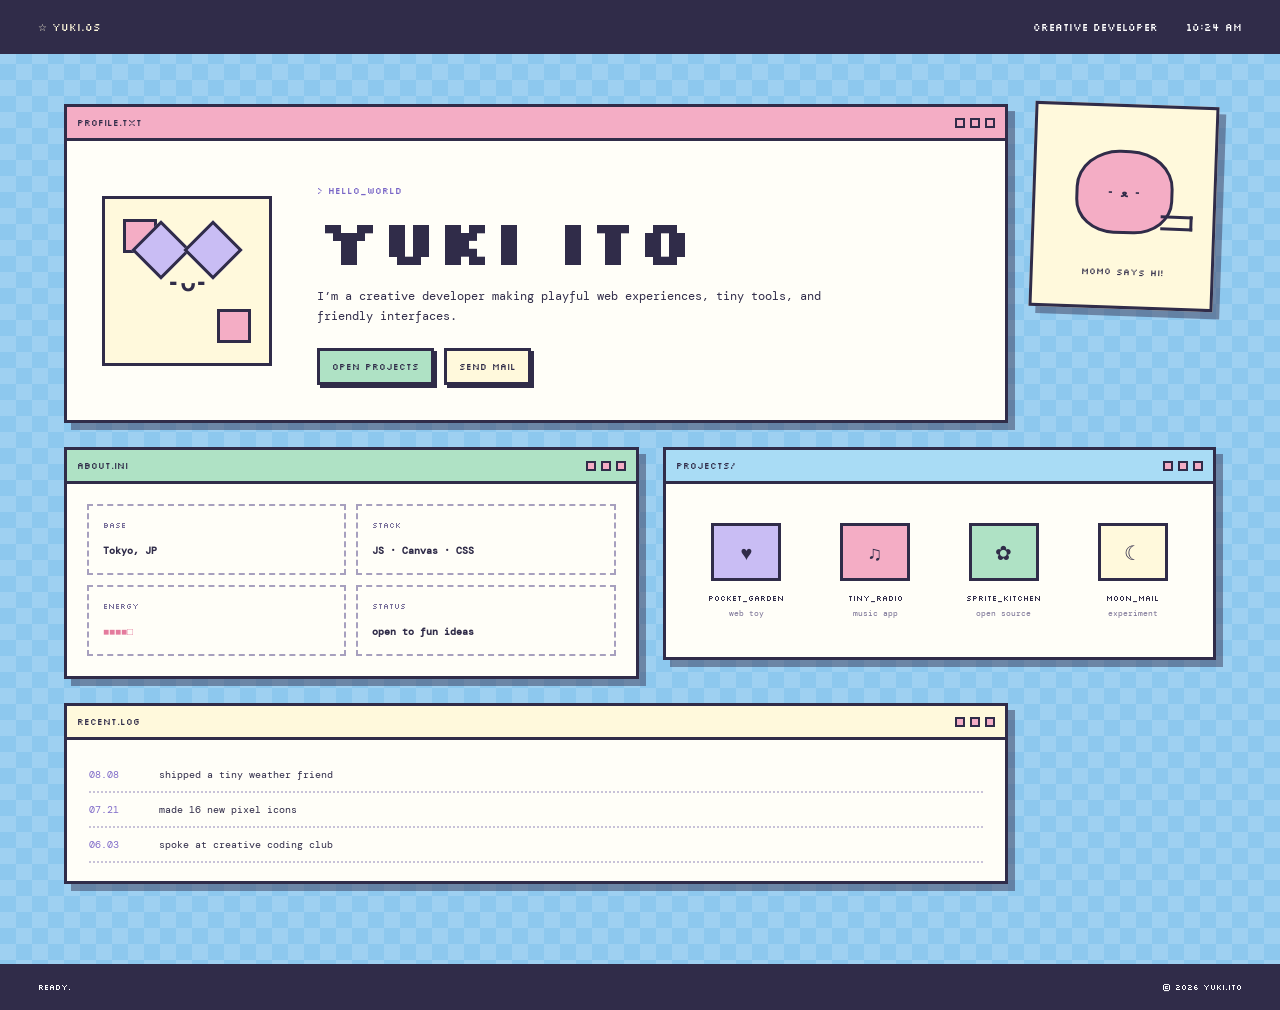
<file: index.html>
<!doctype html><html lang="en"><head><meta charset="utf-8"><meta name="viewport" content="width=device-width,initial-scale=1"><meta name="description" content="Pixel Pals cute developer homepage template."><title>Yuki Ito — Creative Developer</title><link rel="stylesheet" href="style.css"></head><body>
<header class="desktop-bar"><a href="#top">☆ YUKI.OS</a><div class="status"><span>creative developer</span><time>10:24 AM</time></div></header>
<main id="top" class="desktop">
  <section class="window profile-window"><header><span>profile.txt</span><div><i></i><i></i><i></i></div></header><div class="window-body"><div class="avatar"><span class="face">•ᴗ•</span><b class="ear e1"></b><b class="ear e2"></b></div><div><p class="prompt">&gt; hello_world</p><h1>Yuki Ito</h1><p>I’m a creative developer making playful web experiences, tiny tools, and friendly interfaces.</p><div class="buttons"><a href="#projects">open projects</a><a href="mailto:yuki@example.dev">send mail</a></div></div></div></section>
  <section class="window info-window"><header><span>about.ini</span><div><i></i><i></i><i></i></div></header><div class="info-grid"><div><span>BASE</span><b>Tokyo, JP</b></div><div><span>STACK</span><b>JS · Canvas · CSS</b></div><div><span>ENERGY</span><b class="meter">■■■■□</b></div><div><span>STATUS</span><b>open to fun ideas</b></div></div></section>
  <aside class="pet-card"><div class="pet"><span class="pet-face">• ﻌ •</span><i class="tail"></i></div><p>momo says hi!</p></aside>
  <section class="window projects-window" id="projects"><header><span>projects/</span><div><i></i><i></i><i></i></div></header><div class="file-grid"><a href="details.html#pocket-garden"><span class="folder">♥</span><b>pocket_garden</b><small>web toy</small></a><a href="details.html#tiny-radio"><span class="folder">♫</span><b>tiny_radio</b><small>music app</small></a><a href="details.html#sprite-kitchen"><span class="folder">✿</span><b>sprite_kitchen</b><small>open source</small></a><a href="details.html#moon-mail"><span class="folder">☾</span><b>moon_mail</b><small>experiment</small></a></div></section>
  <section class="window log-window"><header><span>recent.log</span><div><i></i><i></i><i></i></div></header><ul><li><time>08.08</time><span>shipped a tiny weather friend</span></li><li><time>07.21</time><span>made 16 new pixel icons</span></li><li><time>06.03</time><span>spoke at creative coding club</span></li></ul></section>
</main><footer><span>READY.</span><span>© 2026 YUKI.ITO</span></footer></body></html>
</file>
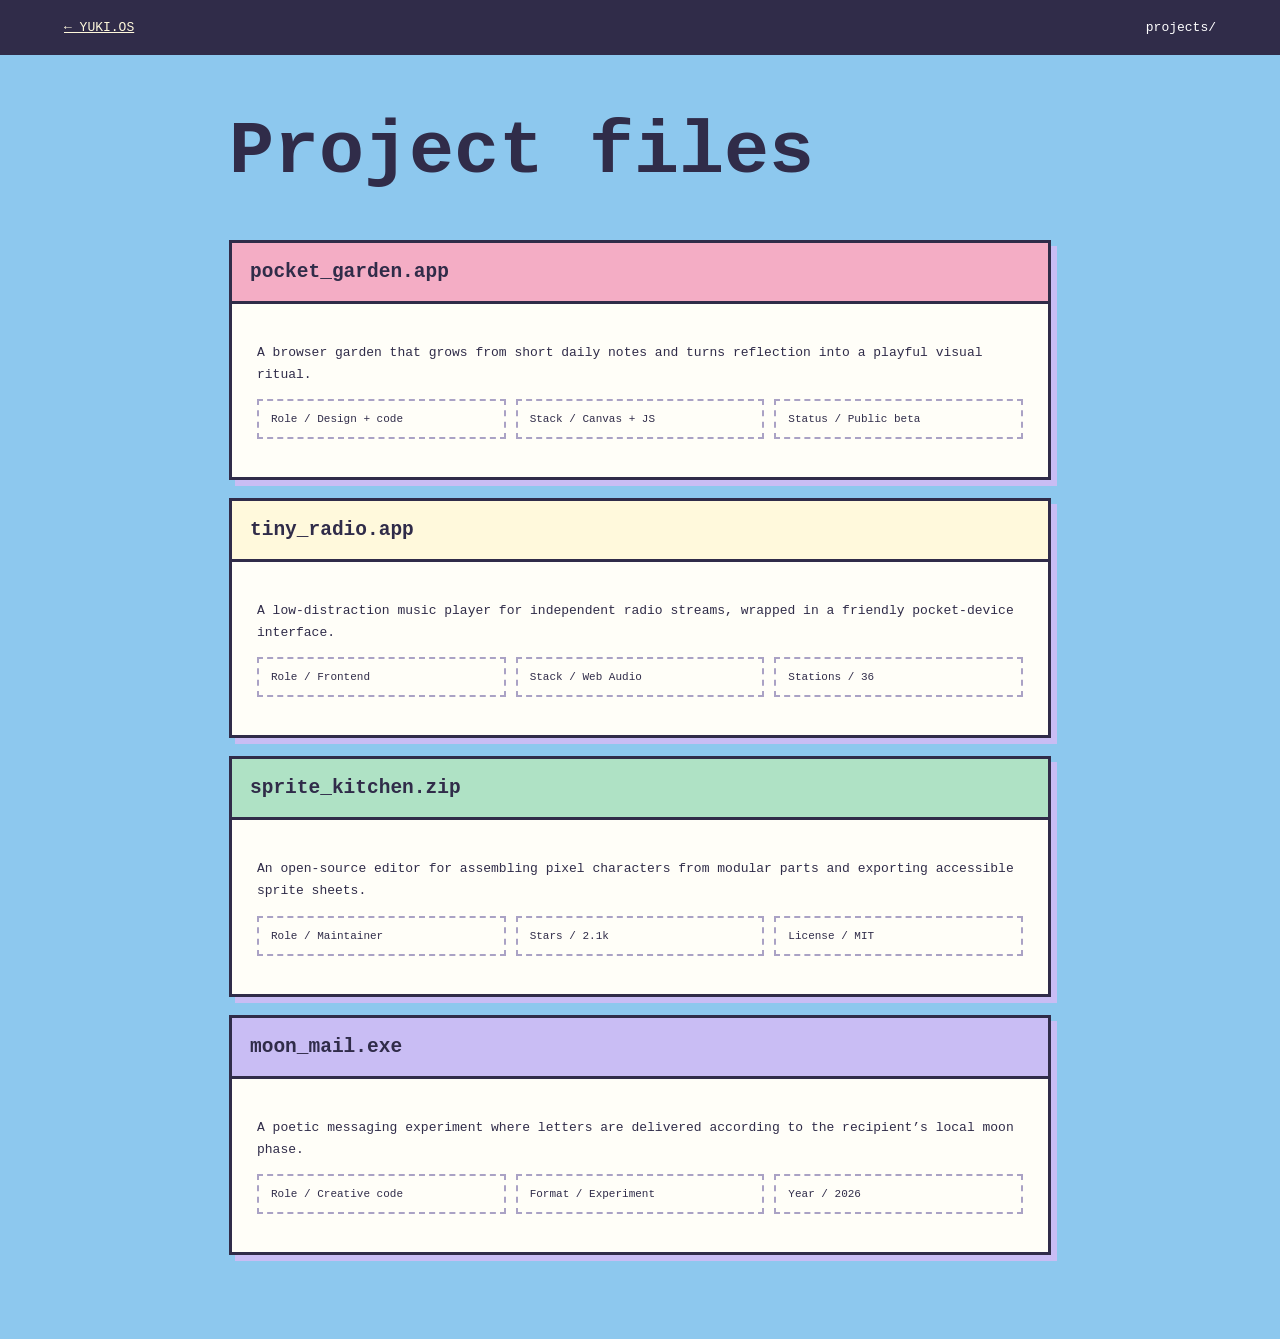
<file: details.html>
<!doctype html><html lang="en"><head><meta charset="utf-8"><meta name="viewport" content="width=device-width,initial-scale=1"><title>Pixel Pals — Project Files</title><style>*{box-sizing:border-box}body{margin:0;background:#8dc8ee;color:#302c49;font-family:monospace}header{padding:20px 5vw;background:#302c49;color:#fff;display:flex;justify-content:space-between}header a{color:#fff9dc}main{max-width:950px;margin:auto;padding:55px 5vw}h1{font-size:clamp(40px,7vw,75px);margin:0 0 45px}.file{margin:18px 0;background:#fffef8;border:3px solid #302c49;box-shadow:6px 6px 0 #c9bdf4}.file h2{padding:18px;margin:0;background:#f4adc5;border-bottom:3px solid #302c49}.file:nth-child(3) h2{background:#fff9dc}.file:nth-child(4) h2{background:#afe2c5}.file:nth-child(5) h2{background:#c9bdf4}.file div{padding:25px}.file p{line-height:1.7}.file dl{display:grid;grid-template-columns:repeat(3,1fr);gap:10px}.file dl div{padding:12px;border:2px dashed #aaa2c5;font-size:11px}@media(max-width:600px){.file dl{grid-template-columns:1fr}}</style></head><body><header><a href="index.html">← YUKI.OS</a><span>projects/</span></header><main><h1>Project files</h1><section class="file" id="pocket-garden"><h2>pocket_garden.app</h2><div><p>A browser garden that grows from short daily notes and turns reflection into a playful visual ritual.</p><dl><div>Role / Design + code</div><div>Stack / Canvas + JS</div><div>Status / Public beta</div></dl></div></section><section class="file" id="tiny-radio"><h2>tiny_radio.app</h2><div><p>A low-distraction music player for independent radio streams, wrapped in a friendly pocket-device interface.</p><dl><div>Role / Frontend</div><div>Stack / Web Audio</div><div>Stations / 36</div></dl></div></section><section class="file" id="sprite-kitchen"><h2>sprite_kitchen.zip</h2><div><p>An open-source editor for assembling pixel characters from modular parts and exporting accessible sprite sheets.</p><dl><div>Role / Maintainer</div><div>Stars / 2.1k</div><div>License / MIT</div></dl></div></section><section class="file" id="moon-mail"><h2>moon_mail.exe</h2><div><p>A poetic messaging experiment where letters are delivered according to the recipient’s local moon phase.</p><dl><div>Role / Creative code</div><div>Format / Experiment</div><div>Year / 2026</div></dl></div></section></main></body></html>
</file>
<file: style.css>
@import url('https://fonts.googleapis.com/css2?family=DM+Mono:wght@400;500&family=Silkscreen:wght@400;700&display=swap');:root{--lav:#c9bdf4;--sky:#a9dcf5;--mint:#afe2c5;--cream:#fff9dc;--pink:#f4adc5;--ink:#302c49;--line:#514b70;--white:#fffef8}*{box-sizing:border-box}html{scroll-behavior:smooth}body{margin:0;background:#8dc8ee;color:var(--ink);font-family:DM Mono,monospace;background-image:linear-gradient(45deg,rgba(255,255,255,.15) 25%,transparent 25%,transparent 75%,rgba(255,255,255,.15) 75%),linear-gradient(45deg,rgba(255,255,255,.15) 25%,transparent 25%,transparent 75%,rgba(255,255,255,.15) 75%);background-position:0 0,16px 16px;background-size:32px 32px}a{color:inherit}.desktop-bar{height:54px;padding:0 3vw;display:flex;align-items:center;justify-content:space-between;background:var(--ink);color:#fff;font:10px Silkscreen}.desktop-bar>a{text-decoration:none;color:var(--cream)}.status{display:flex;gap:28px}.desktop{min-height:900px;padding:50px 5vw 80px;display:grid;grid-template-columns:1.25fr .75fr .4fr;grid-template-rows:auto auto;gap:24px;align-items:start}.window{background:var(--white);border:3px solid var(--ink);box-shadow:7px 7px 0 rgba(48,44,73,.45)}.window>header{height:34px;padding:0 10px;display:flex;align-items:center;justify-content:space-between;background:var(--lav);border-bottom:3px solid var(--ink);font:9px Silkscreen}.window>header div{display:flex;gap:5px}.window>header i{display:block;width:10px;height:10px;border:2px solid var(--ink);background:var(--pink)}.profile-window{grid-column:1/3}.profile-window>header{background:var(--pink)}.window-body{padding:35px;display:grid;grid-template-columns:180px 1fr;gap:35px;align-items:center}.avatar{width:170px;height:170px;display:grid;place-items:center;position:relative;background:var(--cream);border:3px solid var(--ink);image-rendering:pixelated}.avatar:before,.avatar:after{content:'';position:absolute;width:28px;height:28px;background:var(--pink);border:3px solid var(--ink)}.avatar:before{left:18px;top:20px}.avatar:after{right:18px;bottom:20px}.face{font:700 25px Silkscreen;position:relative;z-index:2}.ear{position:absolute;width:42px;height:42px;background:var(--lav);border:3px solid var(--ink);top:30px;transform:rotate(45deg)}.e1{left:35px}.e2{right:35px}.prompt{font:9px Silkscreen;color:#7966c6}.window-body h1{font:700 clamp(40px,5vw,72px)/.9 Silkscreen;margin:16px 0}.window-body>div>p:last-of-type{font-size:12px;line-height:1.7;max-width:550px}.buttons{display:flex;gap:10px;margin-top:22px}.buttons a{padding:10px 12px;border:3px solid var(--ink);background:var(--mint);text-decoration:none;font:9px Silkscreen;box-shadow:3px 3px 0 var(--ink)}.buttons a:last-child{background:var(--cream)}.info-window{grid-column:1}.info-window>header{background:var(--mint)}.info-grid{padding:20px;display:grid;grid-template-columns:1fr 1fr;gap:10px}.info-grid div{padding:14px;border:2px dashed #a7a0be}.info-grid span{display:block;font:8px Silkscreen;color:#776e99;margin-bottom:8px}.info-grid b{font-size:10px}.meter{color:#e47b9d}.pet-card{grid-column:3;grid-row:1;padding:20px;background:var(--cream);border:3px solid var(--ink);box-shadow:7px 7px 0 rgba(48,44,73,.45);text-align:center;transform:rotate(2deg)}.pet{height:130px;display:grid;place-items:center;position:relative}.pet:before{content:'';width:92px;height:78px;background:var(--pink);border:3px solid var(--ink);border-radius:45% 45% 40% 40%}.pet-face{position:absolute;font:700 13px Silkscreen;z-index:1}.tail{position:absolute;width:32px;height:15px;border:3px solid var(--ink);border-left:0;right:0;bottom:28px}.pet-card p{font:9px Silkscreen}.projects-window{grid-column:2/4}.projects-window>header{background:var(--sky)}.file-grid{padding:25px;display:grid;grid-template-columns:repeat(4,1fr);gap:18px}.file-grid a{text-align:center;text-decoration:none;font-size:9px;padding:12px 5px;border:2px solid transparent}.file-grid a:hover{border-color:var(--ink);background:#f4f1ff}.folder{width:70px;height:58px;margin:0 auto 12px;display:grid;place-items:center;background:var(--lav);border:3px solid var(--ink);font:20px Silkscreen}.file-grid a:nth-child(2) .folder{background:var(--pink)}.file-grid a:nth-child(3) .folder{background:var(--mint)}.file-grid a:nth-child(4) .folder{background:var(--cream)}.file-grid b,.file-grid small{display:block}.file-grid b{font:8px Silkscreen}.file-grid small{margin-top:6px;color:#756d91}.log-window{grid-column:1/3}.log-window>header{background:var(--cream)}.log-window ul{margin:0;padding:18px 22px;list-style:none}.log-window li{display:grid;grid-template-columns:70px 1fr;padding:10px 0;border-bottom:2px dotted #c8c2d8;font-size:10px}.log-window time{color:#806cc9}footer{padding:18px 3vw;display:flex;justify-content:space-between;background:var(--ink);color:#fff;font:8px Silkscreen}@media(max-width:900px){.desktop{grid-template-columns:1fr 1fr}.profile-window{grid-column:1/3}.pet-card{grid-column:2;grid-row:2}.projects-window{grid-column:1/3}.log-window{grid-column:1/3}}@media(max-width:600px){.status span{display:none}.desktop{display:block;padding-inline:5vw}.window,.pet-card{margin-bottom:24px}.window-body{grid-template-columns:1fr}.avatar{width:140px;height:140px}.info-grid,.file-grid{grid-template-columns:1fr 1fr}.buttons{flex-direction:column;align-items:flex-start}}@media(prefers-reduced-motion:reduce){*,*:before{animation:none!important}}
</file>
